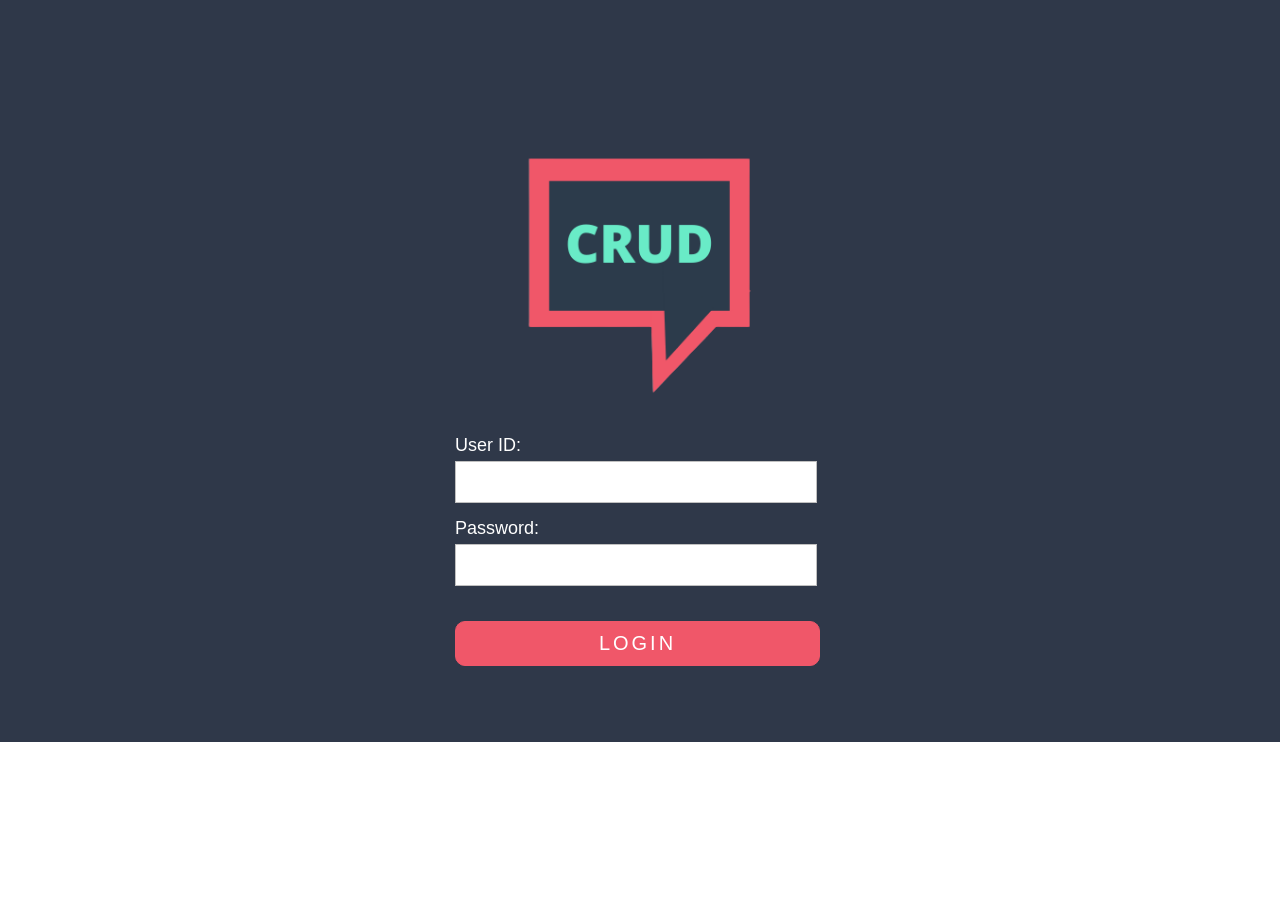
<file: index.html>
<!DOCTYPE html>
<html lang="en">
<head>
	<meta charset="UTF-8">
	<title>CRUD Login Form</title>
	<link rel="stylesheet" href="style.css">
</head>
<body>
	<div class="container">
		<h1 class="label"><img src="CRUD.png" alt=""></h1>
		<form class="login_form" action="home.html" method="post" name="form" onsubmit="return validated()">
			<div class="font">User ID:</div>
			<input autocomplete="off" type="text" name="email">
			<div id="email_error">Please enter your User ID</div>
			<div class="font font2">Password:</div>
			<input type="password" name="password">
			<div id="pass_error">Please enter your Password</div>
			<button type="submit">LOGIN</button>
		</form>
	</div>	
	<script src="valid.js"></script>
</body>
</html>
</file>
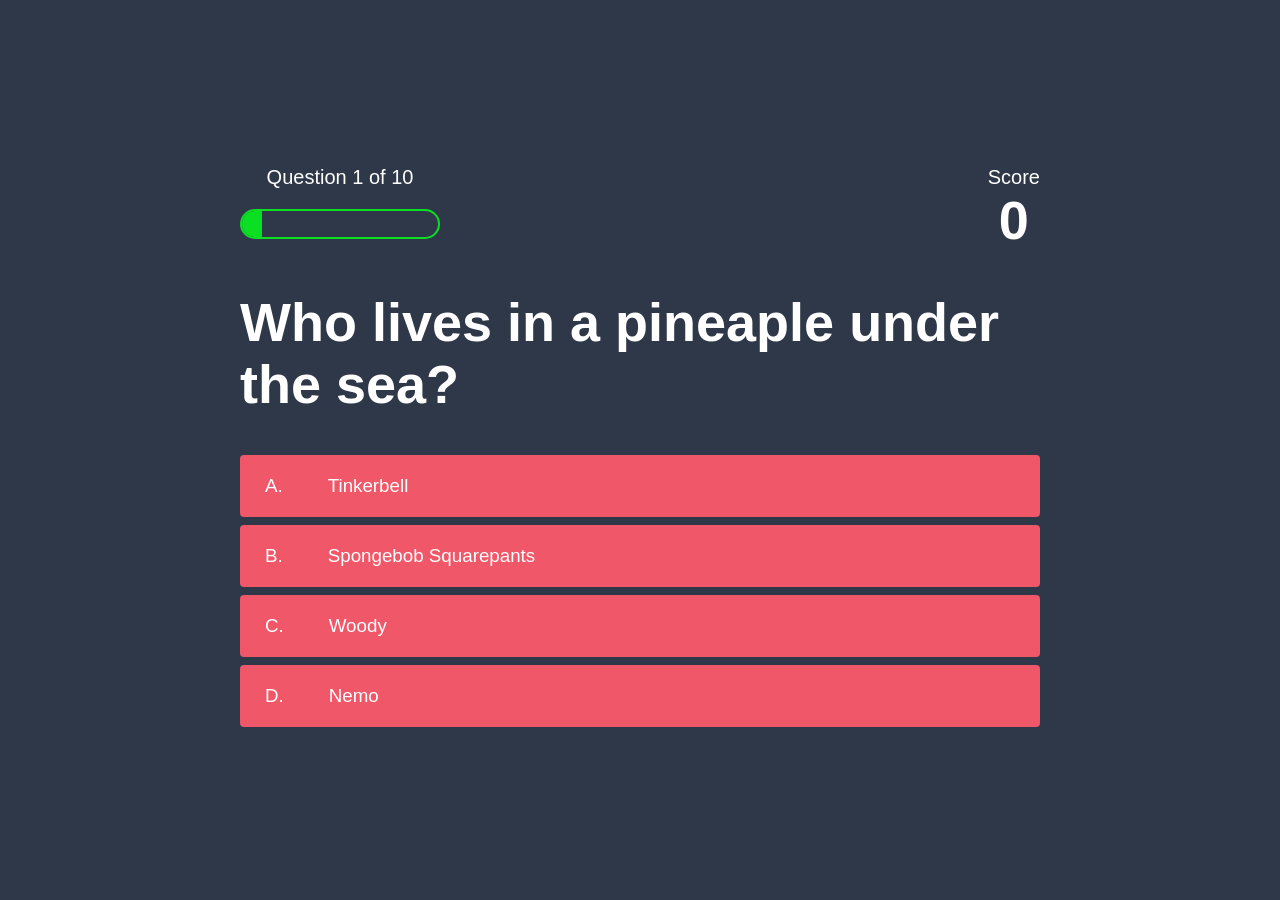
<file: game.html>
<!DOCTYPE html>
<html lang="en">
<head>
    <meta charset="UTF-8">
    <meta http-equiv="X-UA-Compatible" content="IE=edge">
    <meta name="viewport" content="width=device-width, initial-scale=1.0">
    <title>Quiz Page</title>
    <link rel="stylesheet" href="style3.css">
    <link rel="stylesheet" href="game.css">
</head>
<body>
    <div class="container"> 
        <div id="game" class="justify-center flex-column">
            <div id="hud">
                <div class="hud-item">
                    <p id="progressText" class="hud-prefix">Question</p>
                    <div id="progressBar">
                        <div id="progressBarFull"></div>
                    </div>
                </div>
                <div class="hud-item">
                    <p class="hud-prefix">Score</p>
                    <h1 class="hud-main-text" id="score">0</h1>
            </div>
        </div>
        <h1 id="question">What is the answer to this question</h1>
        <div class="choice-container">
            <p class="choice-prefix">A.</p>
            <p class="choice-text" data-number="1">Choice</p>
        </div>

        <div class="choice-container">
            <p class="choice-prefix">B.</p>
            <p class="choice-text" data-number="2">Choice</p>
        </div>

        <div class="choice-container">
            <p class="choice-prefix">C.</p>
            <p class="choice-text" data-number="3">Choice</p>
        </div>

        <div class="choice-container">
            <p class="choice-prefix">D.</p>
            <p class="choice-text" data-number="4">Choice</p>
        </div>

        </div>
        </div>
        <script src="game.js"></script>
</body>
</html>
</file>
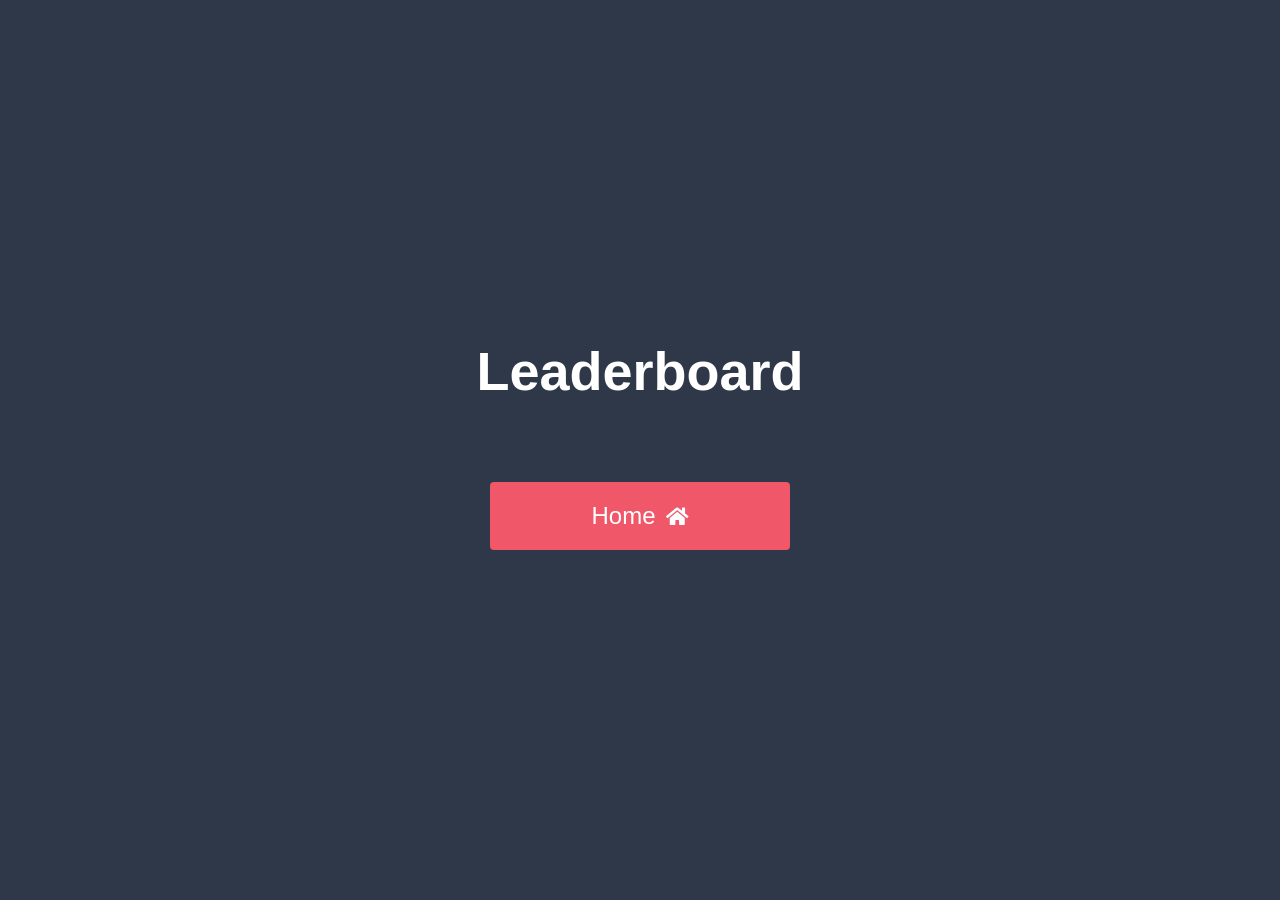
<file: highscores.html>
<!DOCTYPE html>
<html lang="en">
<head>
    <meta charset="UTF-8">
    <meta http-equiv="X-UA-Compatible" content="IE=edge">
    <meta name="viewport" content="width=device-width, initial-scale=1.0">
    <title>High Scores</title>
    <link rel="stylesheet" href="style3.css">
    <link rel="stylesheet" href="highscores.css">
    <link rel="stylesheet" href="https://use.fontawesome.com/releases/v5.13.1/css/all.css" integirty="sha384-xxzQGERXS00kBmZW/6qxqJPyxW3UR0BPsLaIWXva5kFi7TxkIIaMiKtqV1Q" crossorigin="anonymous">

</head>
<body>
    <div class="container">
        <div id="highscores" class="flex-center flex-column">
            <h1 id="finalScore">Leaderboard</h1>
            <ul id="highScoreList"></ul>
            <a href="C:/Users/dizzi/OneDrive/Desktop/Quiz/index.html" class="btn">Home<i class="fas fa-home"></i></a>
        </div>
    </div>
    <script src="highscores.js"></script>
</body>
</html>
</file>
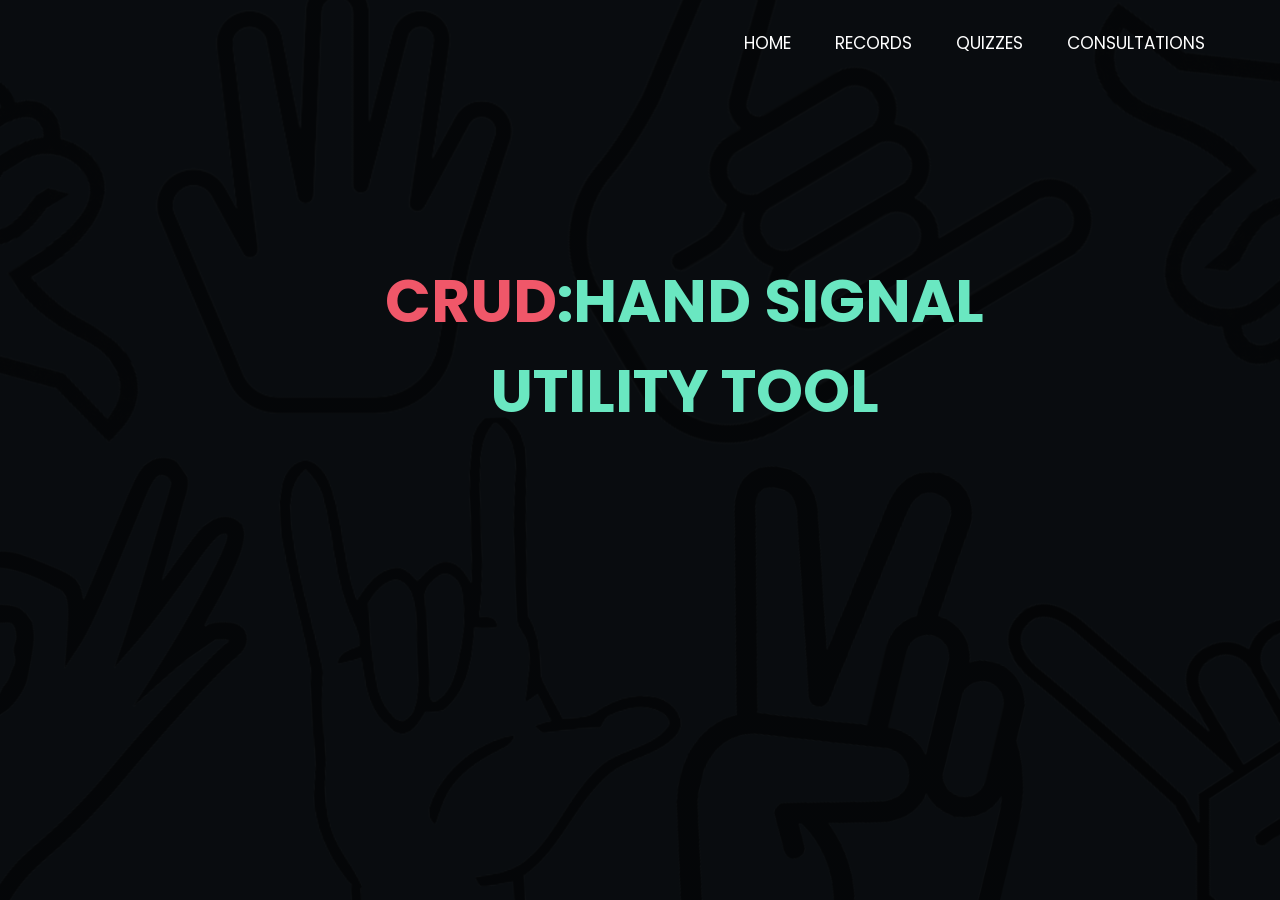
<file: home.html>
<!DOCTYPE html>
<!--Code by Divinector (www.divinectorweb.com)-->
<html lang="en">
<head>
    <meta charset="UTF-8">
    <title>CRUD</title>
    <link href="https://fonts.googleapis.com/css2?family=Poppins:wght@400;600;700;900&display=swap" rel="stylesheet">
    <link rel="stylesheet" href="style2.css">    
</head>
<body>
    <header>
    <div class="wrapper">
			<ul class="nav-area">
			<li><a href="home.html">Home</a></li>
			<li><a href="records.html">Records</a></li>
			<li><a href="quizzes.html">Quizzes</a></li>
			<li><a href="https://l.messenger.com/l.php?u=https%3A%2F%2Fangularhttp-c976c.web.app%2F%3Fid%3D-Mykwy0nKTQg84jHN0Mi&h=AT0LeSkyjiclCAnylOFAESrU84qD-ROnRWjTVtb0L112jzidhKLJcC-_K1KxFC7Ly2HDPl6heUNt4mebEPnaK6lRH7WBmM9ZU0rnOtswc6BsseVsaXeKyf04X7c8vkvIZ33hNA">Consultations</a></li>
			</ul>
	</div>
	<div class="welcome-text">
        <h1>
		CRUD<span>:Hand Signal Utility Tool</span>
		</h1>
		<a href="#"></a>
    </div>
</header>

</body>
</html>
</file>
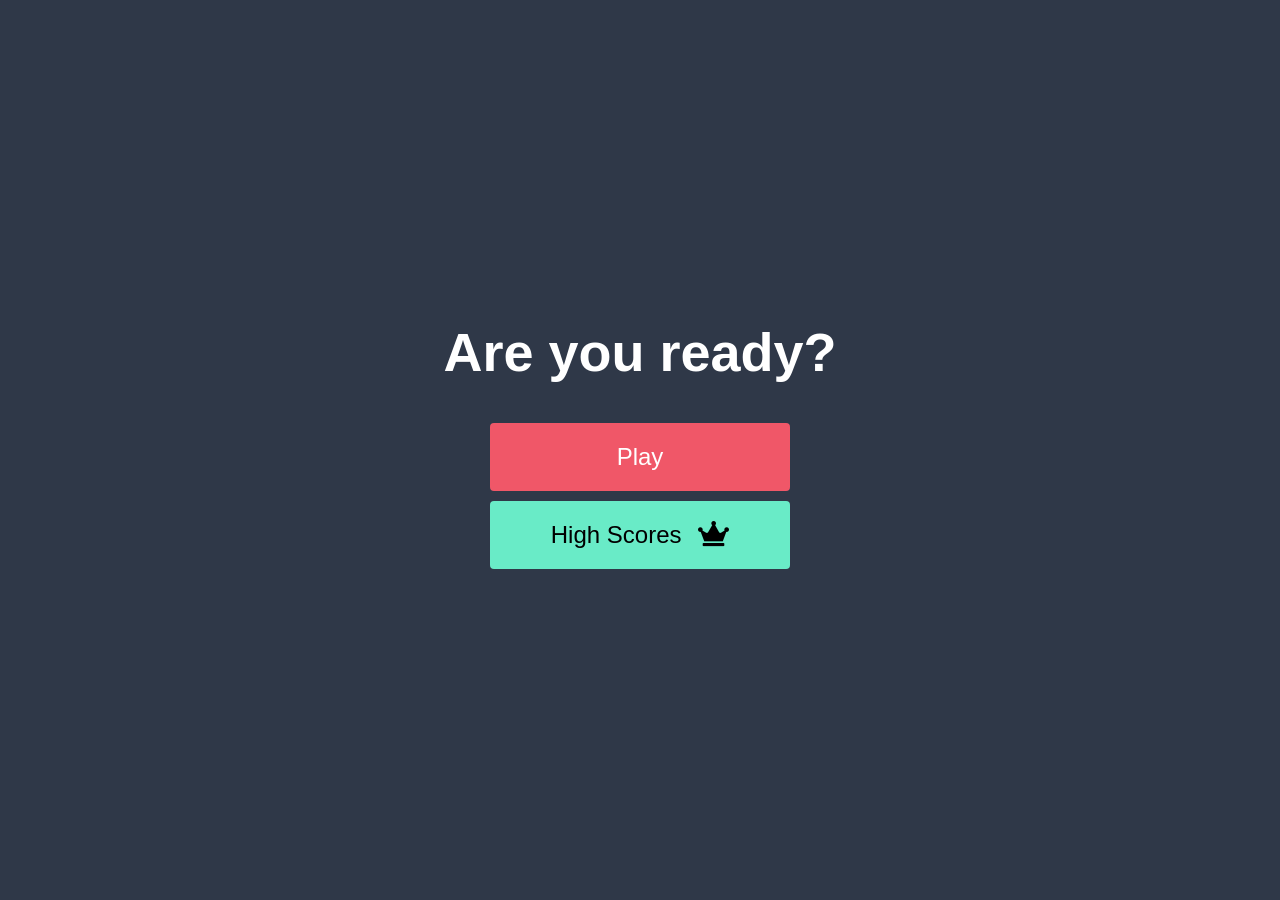
<file: quizzes.html>
<!DOCTYPE html>
<html lang="en">
<head>
    <meta charset="UTF-8">
    <meta http-equiv="X-UA-Compatible" content="IE=edge">
    <meta name="viewport" content="width=
    , initial-scale=1.0">
    <title>Quiz Page</title>
    <link rel="stylesheet" href="style3.css">
    <link rel="stylesheet" href="https://use.fontawesome.com/releases/v5.13.1/css/all.css" integirty="sha384-xxzQGERXS00kBmZW/6qxqJPyxW3UR0BPsLaIWXva5kFi7TxkIIaMiKtqV1Q" crossorigin="anonymous">
</head>
<body>
    <div class="container">
        <div id="home" class="flex-column flex-center">
            <h1>Are you ready?</h1>
            <a href="game.html" class="btn">Play</a>
            <a href="highscores.html" id="highscore-btn" class="btn" style="color:black">High Scores <i class="fas fa-crown"></i></a>
        </div>
    </div>
</body>
</html>
</file>
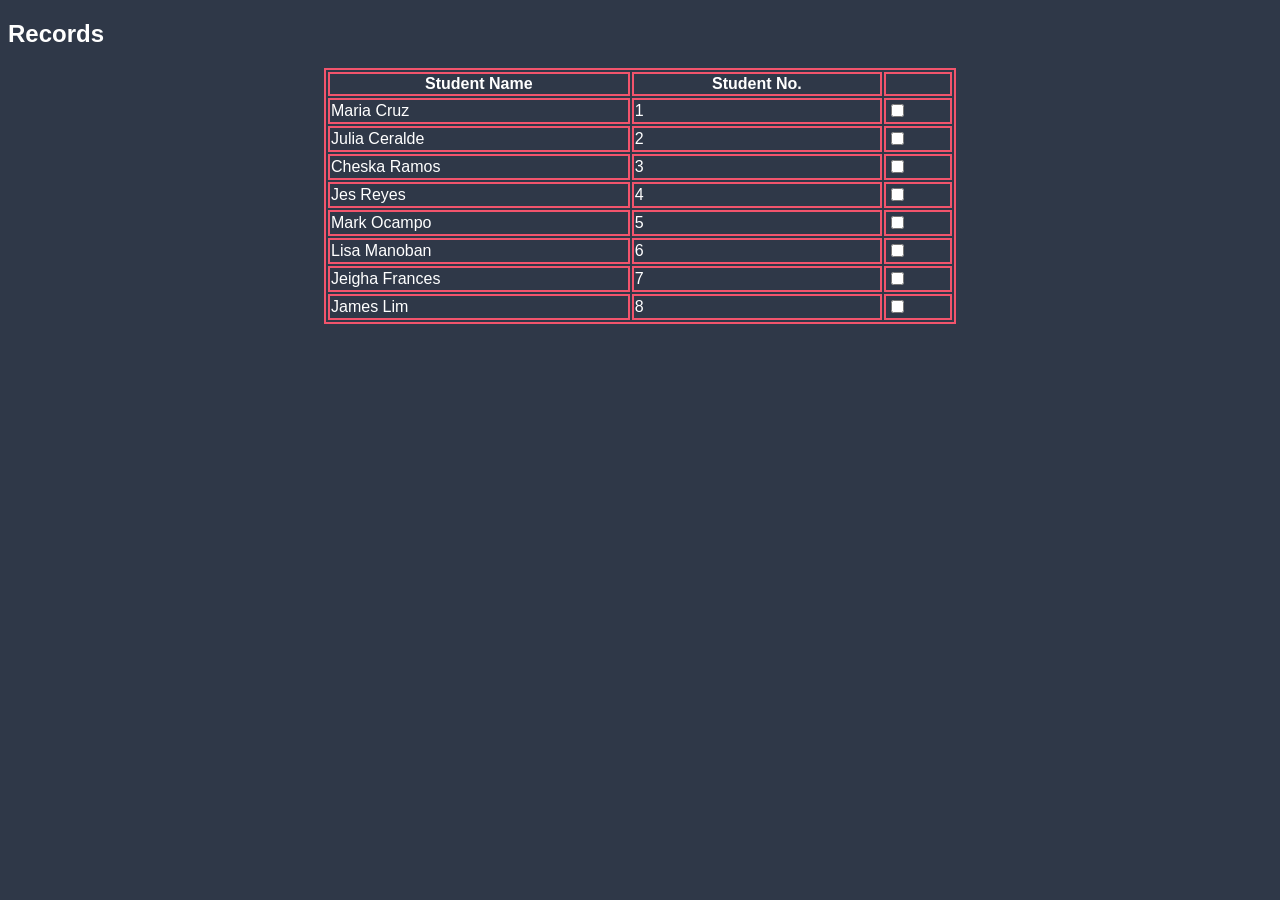
<file: records.html>
<!DOCTYPE html>
<html>
<style>
table, th, td {
  border:2px solid #f2546c;
}
:root{
    background-color: #2f3848
}
body {
	font-family: 'Poppins', sans-serif;
	color: white;
}
.center {
  margin-left: auto;
  margin-right: auto;
  height: auto;
}
</style>
<body>

<h2>Records</h2>

<table style="width:50%;" class="center">
  <tr>
    <th>Student Name</th>
    <th>Student No.</th>
    <th></th>
  </tr>
  <tr>
  	<td>Maria Cruz</td>
    <td>1</td>
    <td><input type="checkbox"></td>
  </tr>
  <tr>
    <td>Julia Ceralde</td>
    <td>2</td>
    <td><input type="checkbox"></td>
  </tr>
  <tr>
    <td>Cheska Ramos</td>
    <td>3</td>
    <td><input type="checkbox"></td>
  </tr>
  <tr>
    <td>Jes Reyes</td>
    <td>4</td>
    <td><input type="checkbox"></td>
  </tr>
  <tr>
    <td>Mark Ocampo</td>
    <td>5</td>
    <td><input type="checkbox"></td>
  </tr>
  <tr>
    <td>Lisa Manoban</td>
    <td>6</td>
    <td><input type="checkbox"></td>
  </tr>
  <tr>
    <td>Jeigha Frances</td>
    <td>7</td>
    <td><input type="checkbox"></td>
  </tr>
  <tr>
    <td>James Lim</td>
    <td>8</td>
    <td><input type="checkbox"></td>
  </tr>
</table>

</body>
</html>
</file>
<file: style.css>
*{
	padding: 0;
	margin: 0;
}
body{
	background: url(ax.png) no-repeat;
	background-size: cover;
	align-items: center;
	justify-content: center;
	display: flex;
	font-family: sans-serif;
}

.container{
	position: relative;
	margin-top: 120px;
	width: 450px;
	height: auto;
	background: none;
	border-radius: 5px;
}

img{
	max-width: 250px;
	max-height: 250px;
	display: block;
	margin-left: auto;
	margin-right: auto;
	margin-top: none;
}

.label{
	padding: 30px 90px;
	font-size: 30px;
	font-weight: bold;
	color: white;
}

.aaa{
	padding: 30px 90px;
	font-size: 30px;
	font-weight: bold;
	color: #23395d;
}

.login_form{
	padding: 0px 40px;
}

.login_form .font{
	font-size: 18px;
	color: white;
	margin: 5px 0;
}

.login_form input{
	height: 40px;
	width: 350px;
	padding: 0 5px;
	font-size: 18px;
	outline: none;
	border: 1px solid silver;
	border-radius: 0px;
}

.login_form .font2{
	margin-top: 15px;
}

.login_form button{
	margin: 35px 0 30px 0;
	height: 45px;
	width: 365px;
	font-size: 20px;
	color: white;
	outline: none;
	cursor: pointer;
	font-weight: lighter;
	background: #f05769;
	border-radius: 10px;
	border: 1px solid #f05769;
	transition: .5s;
	letter-spacing: 3px;
}

.login_form button:hover{
	background: #fc9483;
}

.login_form #email_error,
.login_form #pass_error{
	margin-top: 5px;
	width: 345px;
	font-size: 18px;
	color: #C62828;
	background: rgba(255,0,0,0.1);
	text-align: center;
	padding: 5px 8px;
	border-radius: 3px;
	border: 1px solid #EF9A9A;
	display: none;
}
</file>
<file: style3.css>
:root{
    background-color: #2f3848
}

*{
    box-sizing: border-box;
    margin: 0;
    padding: 0;
    font-size: 62.5%;
    font-family: 'Arial';
}

h1{
    font-size: 5.4rem;
    margin-bottom: 4rem;
    color:white;
}

h2{
    font-size: 4.2rem;
    margin-bottom: 4rem;
    color:white;
}

.container {
    width: 100vw;
    height: 100vh;
    display: flex;
    justify-content:center;
    align-items:center;
    max-width: 80rem;
    margin: 0 auto;
    padding: 2rem;
}

.flex-column{
    display:flex;
    flex-direction:column;
}
.flex-center{
    justify-content:center;
    align-items:center;
}
.justify-center {
    justify-content:center;
}
.text-center{
    text-align: center;
}
.hidden{
    display: none;
}
.btn{
    font-size:2.4rem;
    padding:2rem 0;
    width:30rem;
    text-align:center;
    margin-bottom: 1rem;
    text-decoration: none;
    color: white;
    background-color: #f05768;
    border-radius:4px;
}
.btn:hover{
    cursor: pointer;
    box-shadow: 0 0.4rem 1.4rem 0 #2f3848;
    transition:transform 150ms;
    transform: scale(1.03);
}

.btn[disabled]:hover{
    cursor: not-allowed;
    box-shadow: none;
    transform: none;
}

#highscore-btn{
    background-color: #69ebc7;
}


.fa-crown{
    font-size: 2.5rem;
    margin-left: 1rem;
    color: black;
}

/* End Page */

.end-form-container{
    width: 100%;
    display: flex;
    flex-direction: column;
    align-items:center;
    max-width: 30rem;
}

input{
    margin-top:1rem;
    width: 20rem;
    padding: 1.5rem;
    font-size: 1.8rem;
    border: none;
    box-shadow: 0 0.1 rem 1.4rem 0 #f05768;
}

input::placeholder{
    color: #aaa;

}
#username{
    margin-bottom:3rem;
    width: 100%;
    outline: none;
}
#end-text{
    font-size: 2.4rem;
    color: #fff;
    text-align: center;
}

#saveScoreBtn{
    border:none;
}

.fa-home{
    margin-left: 1rem;
    font-size: 2rem;
    color: white;
}
</file>
<file: game.css>
body{
    color: white;
}

.choice-container{
    display: flex;
    margin-bottom: 0.8rem;
    width: 100%;
    justify-content: center;
    border-radius:4px;
    background: #f05768;
    font-size: 3rem;
    min-width: 80rem;
}

.choice-container:hover{
    cursor: pointer;
    box-shadow: 0 0.4rem 1.4rem 0 #2f3848;
    transition:transform 150ms;
    transform: scale(1.03);

}
.choice-prefix{
    padding:2rem 2.5rem;
    color:white;
}

.choice-text{
    padding:2rem;
    width:100%;
}

.correct{
    background: linear-gradient(32deg, rgba(11,223,36) 0%, rgb(41,232,11) 100%);
}
.incorrect{
    background: linear-gradient(32deg, rgba(230,29,29,1) 0%, rgb(224,11,11,1) 100%);
}

#hud{
    display: flex;
    justify-content: space-between;
    
}
.hud-prefix{
    text-align: center;
    font-size:2rem;
}
.hud-main-text{
    text-align: center;
}

#progressBar{
    width:20rem;
    height:3rem;
    border: 0.2rem solid rgb(11,223,36);
    margin-top:2rem;
    border-radius:50px;
    overflow: hidden;
}

#progressBarFull{
    height:100%;
    background: rgb(11,223,36);
    width:0%;
}

@media screen and (max-width: 768px) {
    .choice-container{
        min-width: 40rem;
    }
}
</file>
<file: highscores.css>
body{
    color: #fff;
}

#highScoreList{
    list-style: none;
    margin-bottom:4rem;
}

.high-score{
    font-size: 2.8rem;
    margin-bottom:0.5rem;
}
</file>
<file: style2.css>
* {
	margin: 0;
	padding: 0;
}
body {
	font-family: 'Poppins', sans-serif;
}
.wrapper {
	width: 1170px;
	margin: auto;
}
header {
	background: linear-gradient(rgba(0, 0, 0, 0.8), rgba(0, 0, 0, 0.8)), url(aaa.png);
	height: 100vh;
	-webkit-background-size: cover;
	background-size: cover;
	background-position: center center;
	position: relative;
}
.nav-area {
	float: right;
	list-style: none;
	margin-top: 30px;
}
.nav-area li {
	display: inline-block;
}
.nav-area li a {
	color: #fff;
	text-decoration: none;
	padding: 5px 20px;
	font-family: poppins;
	font-size: 17px;
	text-transform: uppercase;
	transition: .3s;
	border-radius: 3px;
}
.nav-area li a:hover {
	background: #f2546c;
	color: #333;
}

.welcome-text {
	position: absolute;
	width: 600px;
	height: 300px;
	margin: 20% 30%;
	text-align: center;
}
.welcome-text h1 {
	text-align: center;
	color: #f05769;
	text-transform: uppercase;
	font-size: 60px;
	margin-top: 0px;
}
.welcome-text h1 span {
	color: #6ae7c1;
}

/*resposive*/

@media (max-width:600px) {
	.wrapper {
		width: 100%;
	}
	.logo {
		float: none;
		width: 50%;
		text-align: center;
		margin: auto;
	}
	img {
		width: ;
	}
	.nav-area {
		float: none;
		margin-top: 0;
	}
	.nav-area li a {
		padding: 5px;
		font-size: 11px;
	}
	.nav-area {
		text-align: center;
	}
	.welcome-text {
		width: 100%;
		height: auto;
		margin: 30% 0;
	}
	.welcome-text h1 {
		font-size: 30px;
	}
}
</file>
